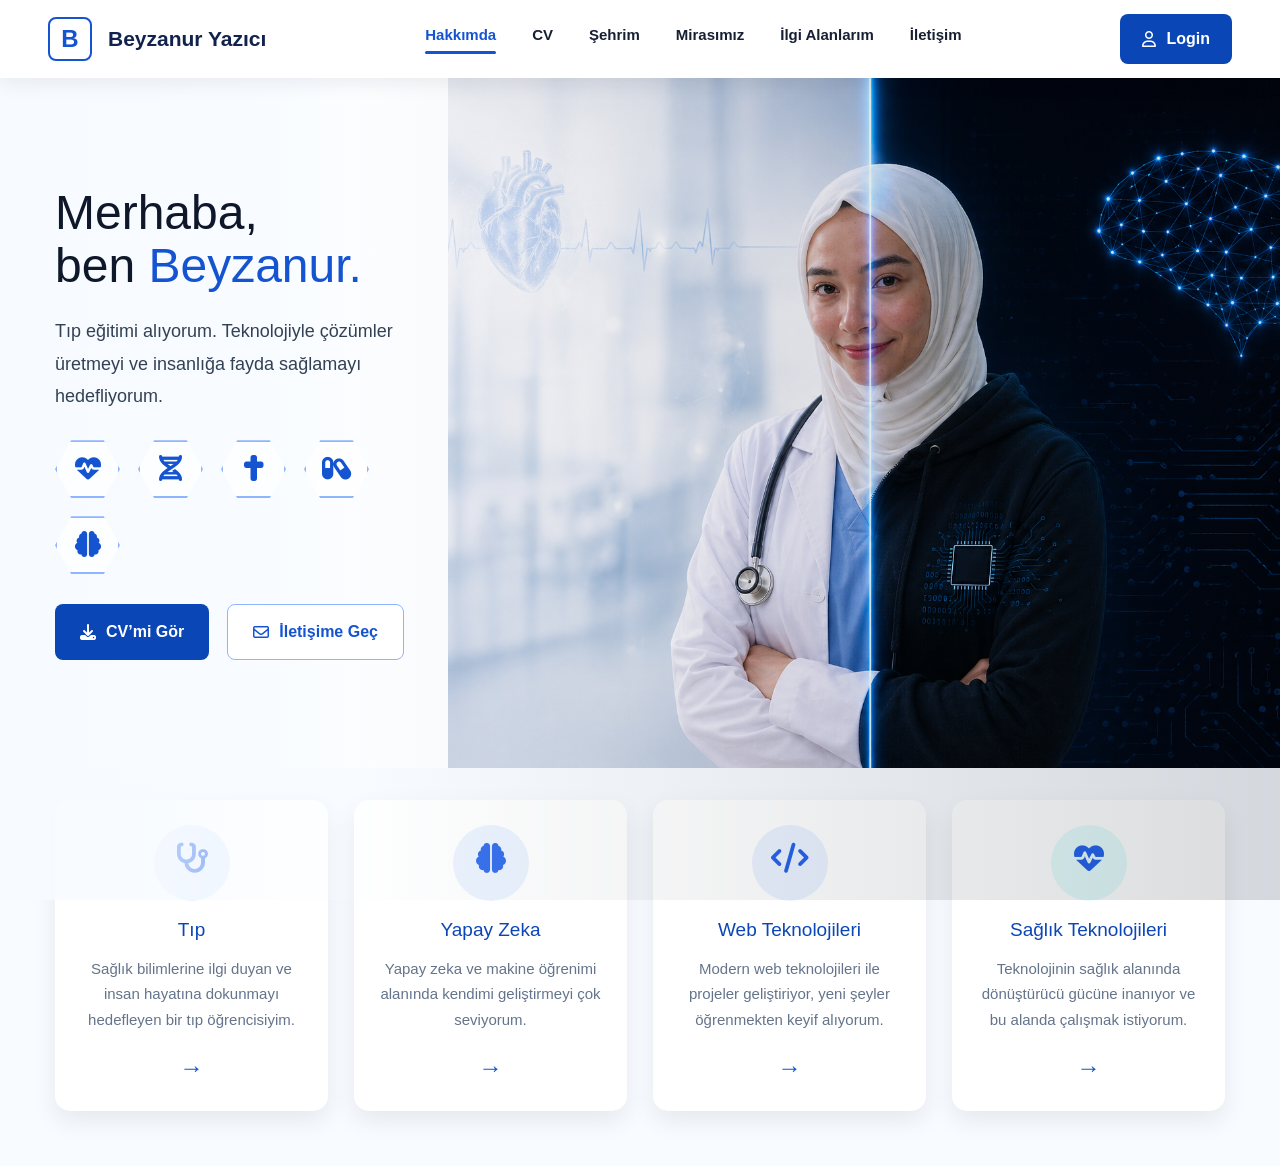
<file: index.html>
<!DOCTYPE html>
<html lang="tr">
<head>
  <meta charset="UTF-8" />
  <meta name="viewport" content="width=device-width, initial-scale=1.0" />
  <title>Beyzanur Yazıcı | Kişisel Web Sitesi</title>

   <!-- Bootstrap -->
  <link href="https://cdn.jsdelivr.net/npm/bootstrap@5.3.0/dist/css/bootstrap.min.css" rel="stylesheet" />

  <!-- Font Awesome -->
  <link
    rel="stylesheet"
    href="https://cdnjs.cloudflare.com/ajax/libs/font-awesome/6.5.1/css/all.min.css"
  />

  <link rel="stylesheet" href="css/style.css" />

  <link
    rel="stylesheet"
    href="https://cdnjs.cloudflare.com/ajax/libs/font-awesome/6.5.1/css/all.min.css"
  />
</head>

<body>

  <!-- NAVBAR -->
  <header class="navbar">
    <div class="logo-area">
      <div class="logo">B</div>
      <span>Beyzanur Yazıcı</span>
    </div>

    <nav class="menu">
      <a href="index.html" class="active">Hakkımda</a>
      <a href="cv.html">CV</a>
      <a href="sehrim.html">Şehrim</a>
      <a href="mirasimiz.html">Mirasımız</a>
      <a href="ilgi-alanlarim.html">İlgi Alanlarım</a>
      <a href="iletisim.html">İletişim</a>
    </nav>

    <a href="login.html" class="login-btn">
      <i class="fa-regular fa-user"></i>
      Login
    </a>
  </header>

  <!-- HERO SECTION -->
  <main>

    <section class="hero">
      <div class="hero-content">
        <h1>Merhaba,<br>ben <span>Beyzanur.</span></h1>

        <p>
          Tıp eğitimi alıyorum. Teknolojiyle çözümler üretmeyi
          ve insanlığa fayda sağlamayı hedefliyorum.
        </p>

        <div class="icon-grid">
          <div><i class="fa-solid fa-heart-pulse"></i></div>
          <div><i class="fa-solid fa-dna"></i></div>
          <div><i class="fa-solid fa-cross"></i></div>
          <div><i class="fa-solid fa-capsules"></i></div>
          <div><i class="fa-solid fa-brain"></i></div>
        </div>

        <div class="hero-buttons">
          <a href="cv.html" class="primary-btn">
            <i class="fa-solid fa-download"></i>
            CV’mi Gör
          </a>

          <a href="iletisim.html" class="secondary-btn">
            <i class="fa-regular fa-envelope"></i>
            İletişime Geç
          </a>
        </div>
      </div>

      <div class="hero-image">
        <img src="img/hero-beyza.png" alt="Beyzanur Yazıcı tıp ve teknoloji temalı görsel">
      </div>
    </section>



</section>

    <!-- CARDS -->
    <section class="interest-section">

      <article class="interest-card">
        <div class="card-icon">
          <i class="fa-solid fa-stethoscope"></i>
        </div>
        <h3>Tıp</h3>
        <p>
          Sağlık bilimlerine ilgi duyan ve insan hayatına dokunmayı
          hedefleyen bir tıp öğrencisiyim.
        </p>
        <span>→</span>
      </article>

      <article class="interest-card">
        <div class="card-icon">
          <i class="fa-solid fa-brain"></i>
        </div>
        <h3>Yapay Zeka</h3>
        <p>
          Yapay zeka ve makine öğrenimi alanında kendimi geliştirmeyi
          çok seviyorum.
        </p>
        <span>→</span>
      </article>

      <article class="interest-card">
        <div class="card-icon">
          <i class="fa-solid fa-code"></i>
        </div>
        <h3>Web Teknolojileri</h3>
        <p>
          Modern web teknolojileri ile projeler geliştiriyor, yeni şeyler
          öğrenmekten keyif alıyorum.
        </p>
        <span>→</span>
      </article>

      <article class="interest-card">
        <div class="card-icon green">
          <i class="fa-solid fa-heart-pulse"></i>
        </div>
        <h3>Sağlık Teknolojileri</h3>
        <p>
          Teknolojinin sağlık alanında dönüştürücü gücüne inanıyor ve
          bu alanda çalışmak istiyorum.
        </p>
        <span>→</span>
      </article>

    </section>

  </main>

</body>
</html>
</file>
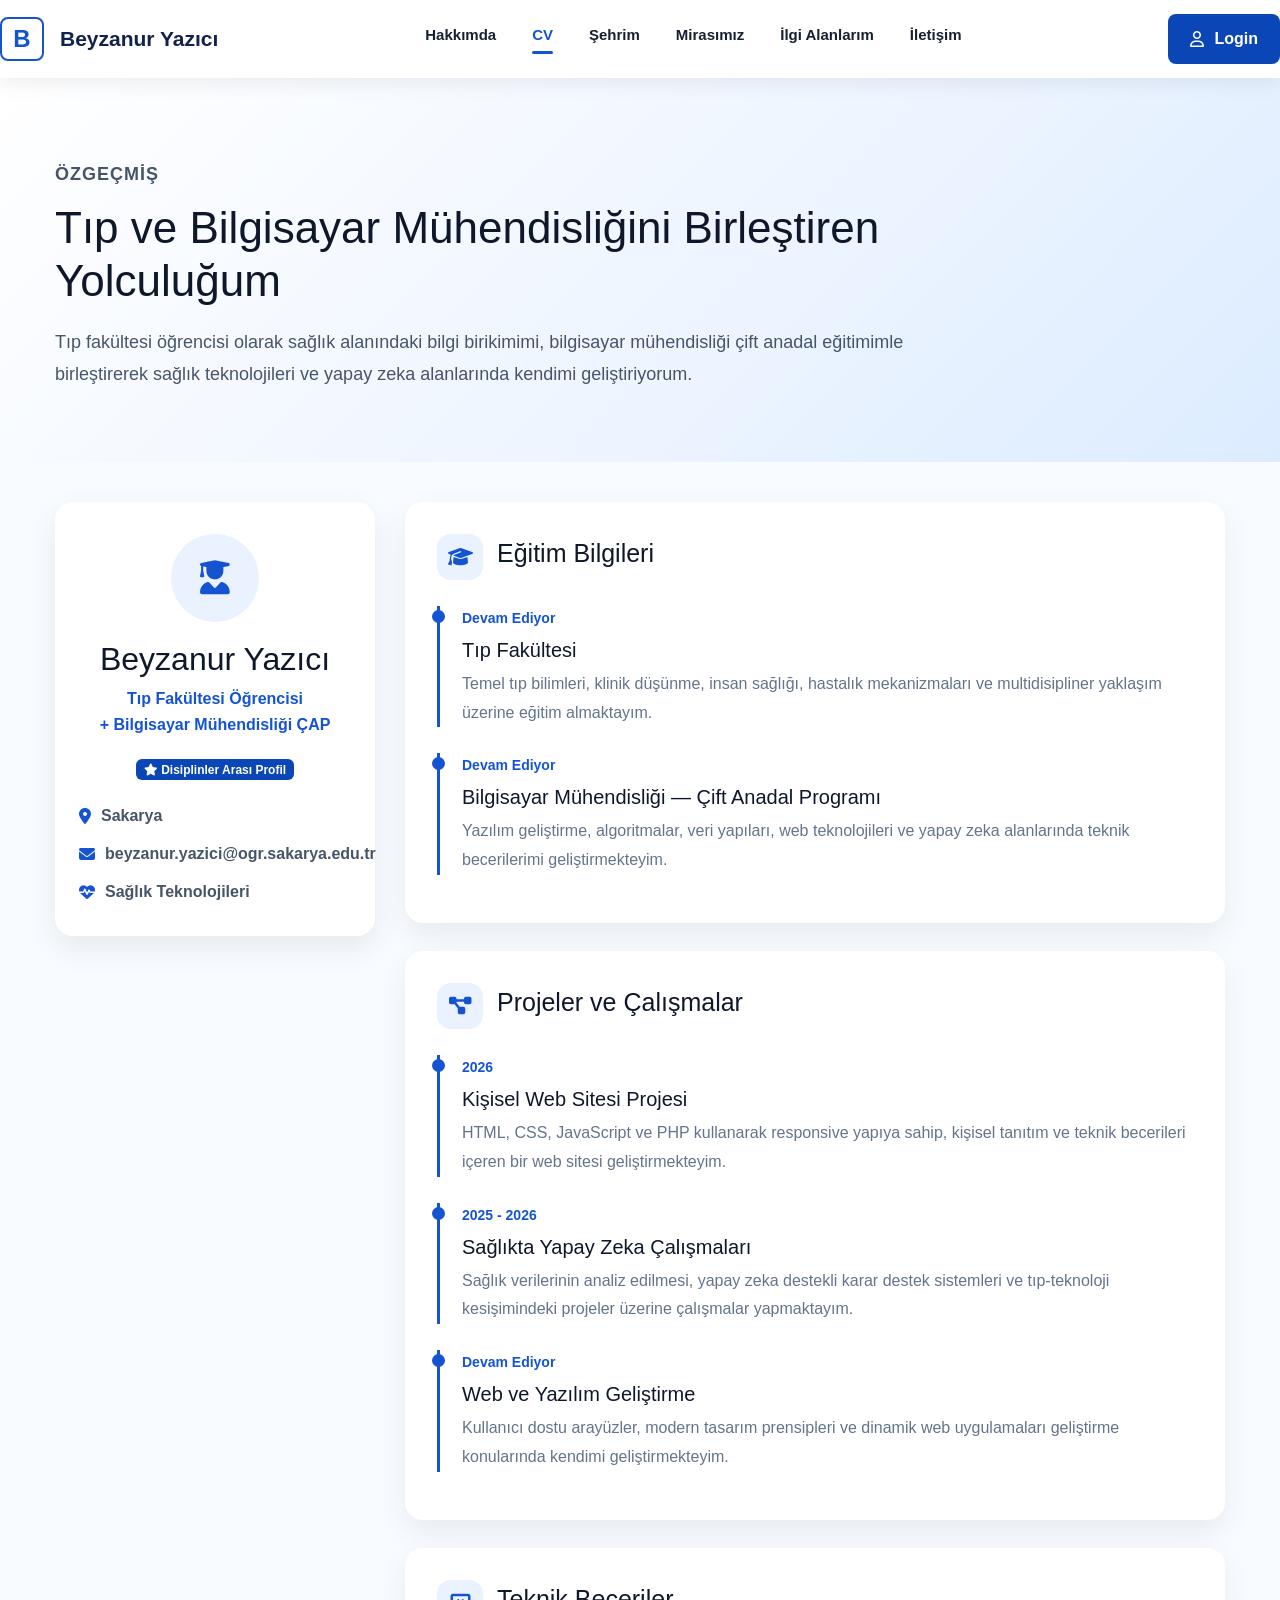
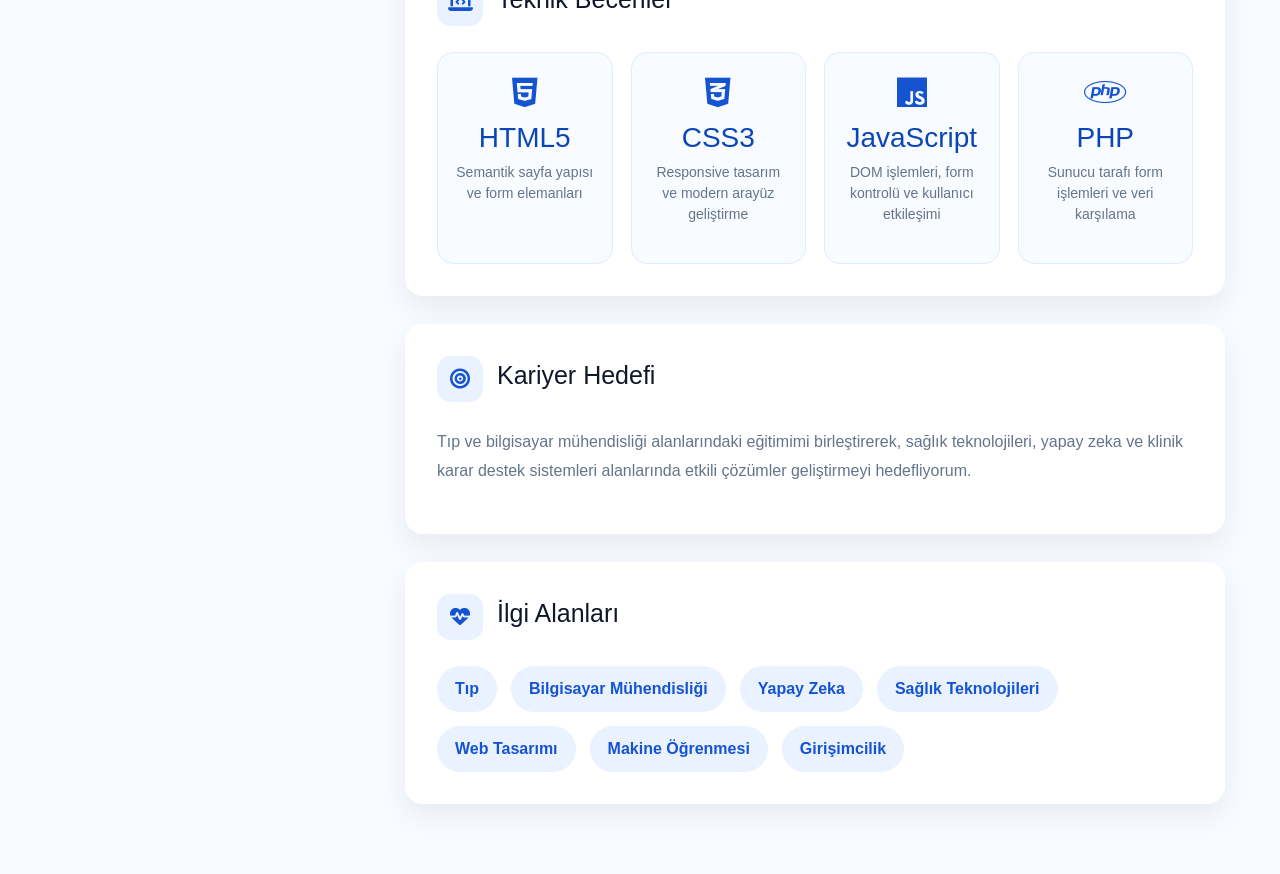
<file: cv.html>
<!DOCTYPE html>
<html lang="tr">
<head>
  <meta charset="UTF-8">
  <meta name="viewport" content="width=device-width, initial-scale=1.0">
  <title>CV | Beyzanur Yazıcı</title>

  <link rel="stylesheet" href="css/style.css">

  <link
    rel="stylesheet"
    href="https://cdnjs.cloudflare.com/ajax/libs/font-awesome/6.5.1/css/all.min.css"
  >
  <link href="https://cdn.jsdelivr.net/npm/bootstrap@5.3.0/dist/css/bootstrap.min.css" rel="stylesheet">
</head>

<body>

  <header class="navbar">
    <div class="logo-area">
      <div class="logo">B</div>
      <span>Beyzanur Yazıcı</span>
    </div>

    <nav class="menu">
      <a href="index.html">Hakkımda</a>
      <a href="cv.html" class="active">CV</a>
      <a href="sehrim.html">Şehrim</a>
      <a href="mirasimiz.html">Mirasımız</a>
      <a href="ilgi-alanlarim.html">İlgi Alanlarım</a>
      <a href="iletisim.html">İletişim</a>
    </nav>

    <a href="login.html" class="login-btn">
      <i class="fa-regular fa-user"></i>
      Login
    </a>
  </header>

  <main class="cv-page">

    <section class="cv-hero">
      <p class="small-title">Özgeçmiş</p>
      <h1>Tıp ve Bilgisayar Mühendisliğini Birleştiren Yolculuğum</h1>
      <p>
        Tıp fakültesi öğrencisi olarak sağlık alanındaki bilgi birikimimi,
        bilgisayar mühendisliği çift anadal eğitimimle birleştirerek
        sağlık teknolojileri ve yapay zeka alanlarında kendimi geliştiriyorum.
      </p>
    </section>

    <section class="cv-layout">

      <aside class="cv-profile-card">
        <div class="profile-icon">
          <i class="fa-solid fa-user-graduate"></i>
        </div>

        <h2>Beyzanur Yazıcı</h2>

        <p class="dual-role">
          Tıp Fakültesi Öğrencisi <br>
          + Bilgisayar Mühendisliği ÇAP
        </p>

        <div class="badge">
          <i class="fa-solid fa-star"></i>
          Disiplinler Arası Profil
        </div>

        <div class="profile-info">
          <span><i class="fa-solid fa-location-dot"></i> Sakarya</span>
          <span><i class="fa-solid fa-envelope"></i> beyzanur.yazici@ogr.sakarya.edu.tr</span>
          <span><i class="fa-solid fa-heart-pulse"></i> Sağlık Teknolojileri</span>
          
        </div>
      </aside>

      <section class="cv-content">

        <section class="cv-section">
          <header class="section-header">
            <i class="fa-solid fa-graduation-cap"></i>
            <h2>Eğitim Bilgileri</h2>
          </header>

          <article class="timeline-item">
            <span class="timeline-date">Devam Ediyor</span>
            <h3>Tıp Fakültesi</h3>
            <p>
              Temel tıp bilimleri, klinik düşünme, insan sağlığı,
              hastalık mekanizmaları ve multidisipliner yaklaşım üzerine
              eğitim almaktayım.
            </p>
          </article>

          <article class="timeline-item">
            <span class="timeline-date">Devam Ediyor</span>
            <h3>Bilgisayar Mühendisliği — Çift Anadal Programı</h3>
            <p>
              Yazılım geliştirme, algoritmalar, veri yapıları, web teknolojileri
              ve yapay zeka alanlarında teknik becerilerimi geliştirmekteyim.
            </p>
          </article>

        </section>
        <section class="cv-section">
          <header class="section-header">
            <i class="fa-solid fa-diagram-project"></i>
            <h2>Projeler ve Çalışmalar</h2>
          </header>

          <article class="timeline-item">
            <span class="timeline-date">2026</span>
            <h3>Kişisel Web Sitesi Projesi</h3>
            <p>
              HTML, CSS, JavaScript ve PHP kullanarak responsive yapıya sahip,
              kişisel tanıtım ve teknik becerileri içeren bir web sitesi
              geliştirmekteyim.
            </p>
          </article>

          <article class="timeline-item">
            <span class="timeline-date">2025 - 2026</span>
            <h3>Sağlıkta Yapay Zeka Çalışmaları</h3>
            <p>
              Sağlık verilerinin analiz edilmesi, yapay zeka destekli karar
              destek sistemleri ve tıp-teknoloji kesişimindeki projeler üzerine
              çalışmalar yapmaktayım.
            </p>
          </article>

          <article class="timeline-item">
            <span class="timeline-date">Devam Ediyor</span>
            <h3>Web ve Yazılım Geliştirme</h3>
            <p>
              Kullanıcı dostu arayüzler, modern tasarım prensipleri ve dinamik
              web uygulamaları geliştirme konularında kendimi geliştirmekteyim.
            </p>
          </article>
        </section>

        <section class="cv-section">
          <header class="section-header">
            <i class="fa-solid fa-laptop-code"></i>
            <h2>Teknik Beceriler</h2>
          </header>

          <div class="skill-grid">
            <article class="skill-card">
              <i class="fa-brands fa-html5"></i>
              <h3>HTML5</h3>
              <p>Semantik sayfa yapısı ve form elemanları</p>
            </article>

            <article class="skill-card">
              <i class="fa-brands fa-css3-alt"></i>
              <h3>CSS3</h3>
              <p>Responsive tasarım ve modern arayüz geliştirme</p>
            </article>

            <article class="skill-card">
              <i class="fa-brands fa-js"></i>
              <h3>JavaScript</h3>
              <p>DOM işlemleri, form kontrolü ve kullanıcı etkileşimi</p>
            </article>

            <article class="skill-card">
              <i class="fa-brands fa-php"></i>
              <h3>PHP</h3>
              <p>Sunucu tarafı form işlemleri ve veri karşılama</p>
            </article>
          </div>
        </section>

        <section class="cv-section">
          <header class="section-header">
            <i class="fa-solid fa-bullseye"></i>
            <h2>Kariyer Hedefi</h2>
          </header>

          <p class="cv-text">
            Tıp ve bilgisayar mühendisliği alanlarındaki eğitimimi birleştirerek,
            sağlık teknolojileri, yapay zeka ve klinik karar destek sistemleri
            alanlarında etkili çözümler geliştirmeyi hedefliyorum.
          </p>
        </section>

        <section class="cv-section">
          <header class="section-header">
            <i class="fa-solid fa-heart-pulse"></i>
            <h2>İlgi Alanları</h2>
          </header>

          <div class="tag-list">
            <span>Tıp</span>
            <span>Bilgisayar Mühendisliği</span>
            <span>Yapay Zeka</span>
            <span>Sağlık Teknolojileri</span>
            <span>Web Tasarımı</span>
            <span>Makine Öğrenmesi</span>
            <span>Girişimcilik</span>
          </div>
        </section>

      </section>
    </section>

  </main>

</body>
</html>
</file>
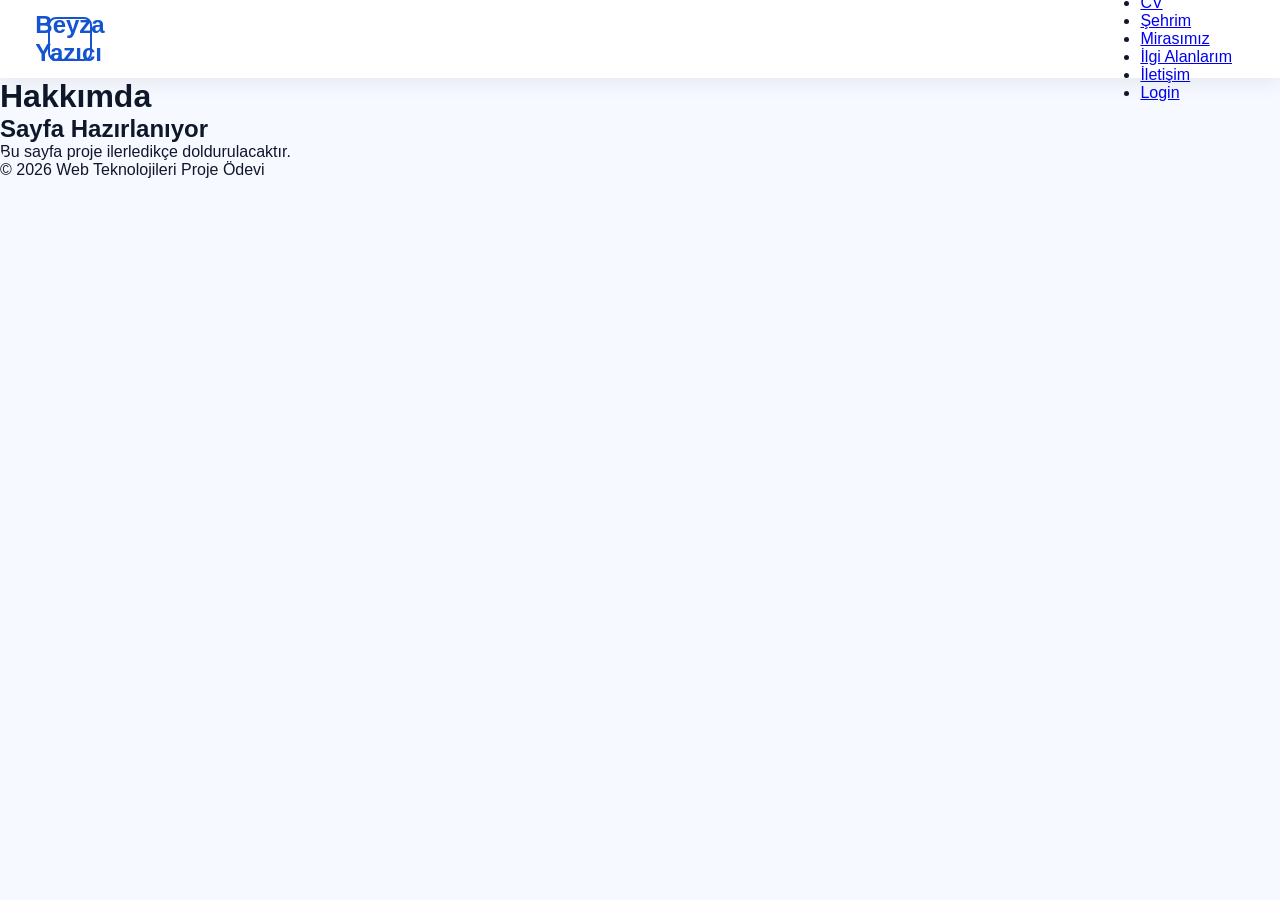
<file: hakkimda.html>
<!DOCTYPE html>
<html lang="tr">
<head>
    <meta charset="UTF-8">
    <meta name="viewport" content="width=device-width, initial-scale=1.0">
    <title>CV | Web Teknolojileri Projesi</title>
    <link rel="stylesheet" href="css/style.css">
</head>
<body>

<header>
    <nav class="navbar">
        <div class="logo">Beyza Yazıcı</div>
        <ul class="nav-links">
            <li><a href="index.html">Hakkımda</a></li>
            <li><a href="cv.html">CV</a></li>
            <li><a href="sehrim.html">Şehrim</a></li>
            <li><a href="mirasimiz.html">Mirasımız</a></li>
            <li><a href="ilgi-alanlarim.html">İlgi Alanlarım</a></li>
            <li><a href="iletisim.html">İletişim</a></li>
            <li><a href="login.html">Login</a></li>
        </ul>
    </nav>
</header>

<main>
    <h1 class="page-title">Hakkımda</h1>

    <section class="card">
        <h2>Sayfa Hazırlanıyor</h2>
        <p>Bu sayfa proje ilerledikçe doldurulacaktır.</p>
    </section>
</main>

<footer>
    <p>© 2026 Web Teknolojileri Proje Ödevi</p>
</footer>

</body>
</html>
</file>
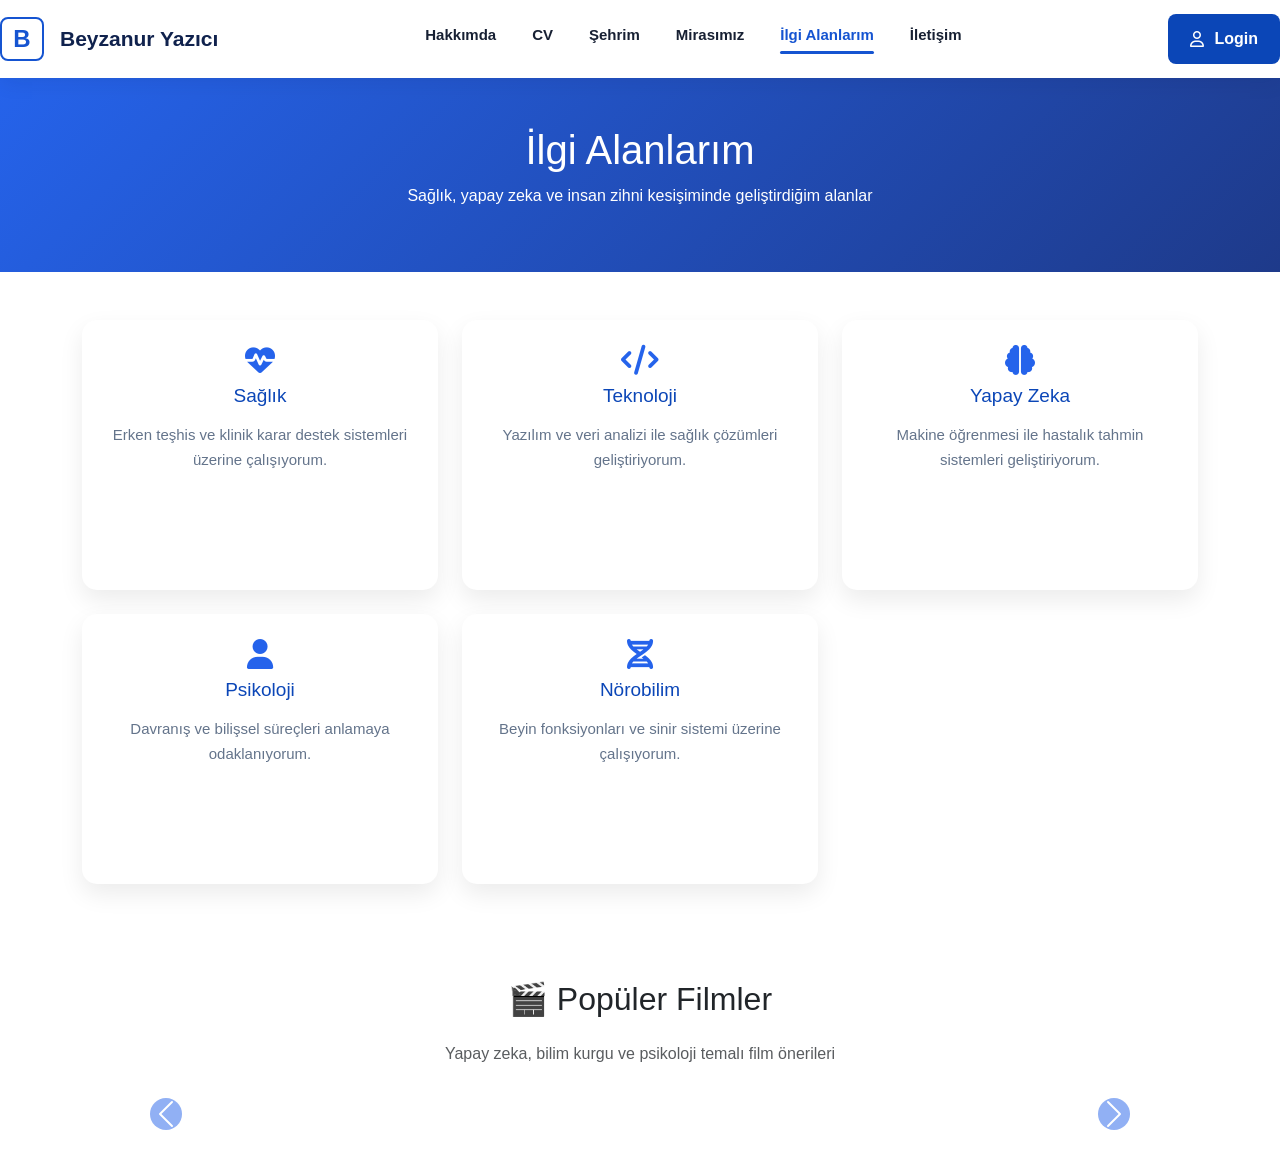
<file: ilgi-alanlarim.html>
<!DOCTYPE html>
<html lang="tr">
<head>
  <meta charset="UTF-8">
  <meta name="viewport" content="width=device-width, initial-scale=1.0">
  <title>CV | Beyzanur Yazıcı</title>

  <link rel="stylesheet" href="css/style.css">

  <link
    rel="stylesheet"
    href="https://cdnjs.cloudflare.com/ajax/libs/font-awesome/6.5.1/css/all.min.css"
  >
  <link href="https://cdn.jsdelivr.net/npm/bootstrap@5.3.0/dist/css/bootstrap.min.css" rel="stylesheet">
</head>
<script src="https://cdn.jsdelivr.net/npm/bootstrap@5.3.0/dist/js/bootstrap.bundle.min.js"></script>
<body>
  
  <header class="navbar">
    <div class="logo-area">
      <div class="logo">B</div>
      <span>Beyzanur Yazıcı</span>
    </div>

    <nav class="menu">
      <a href="index.html">Hakkımda</a>
      <a href="cv.html">CV</a>   
      <a href="sehrim.html">Şehrim</a>
      <a href="mirasimiz.html">Mirasımız</a>
      <a href="ilgi-alanlarim.html"class="active">İlgi Alanlarım</a>
      <a href="iletisim.html">İletişim</a>
    </nav>

    <a href="login.html" class="login-btn">
      <i class="fa-regular fa-user"></i>
      Login
    </a>
  </header>


<section class="interest-hero text-center text-white py-5">
  <div class="container">
    <h1>İlgi Alanlarım</h1>
    <p>Sağlık, yapay zeka ve insan zihni kesişiminde geliştirdiğim alanlar</p>
  </div>
</section>


<section class="container py-5">
  <div class="row g-4">

    <div class="col-md-4">
      <div class="interest-card h-100">
        <i class="fa-solid fa-heart-pulse"></i>
        <h3>Sağlık</h3>
        <p>Erken teşhis ve klinik karar destek sistemleri üzerine çalışıyorum.</p>
      </div>
    </div>

    <div class="col-md-4">
      <div class="interest-card h-100">
        <i class="fa-solid fa-code"></i>
        <h3>Teknoloji</h3>
        <p>Yazılım ve veri analizi ile sağlık çözümleri geliştiriyorum.</p>
      </div>
    </div>

    <div class="col-md-4">
      <div class="interest-card h-100">
        <i class="fa-solid fa-brain"></i>
        <h3>Yapay Zeka</h3>
        <p>Makine öğrenmesi ile hastalık tahmin sistemleri geliştiriyorum.</p>
      </div>
    </div>

    <div class="col-md-4">
      <div class="interest-card h-100">
        <i class="fa-solid fa-user"></i>
        <h3>Psikoloji</h3>
        <p>Davranış ve bilişsel süreçleri anlamaya odaklanıyorum.</p>
      </div>
    </div>

    <div class="col-md-4">
      <div class="interest-card h-100">
        <i class="fa-solid fa-dna"></i>
        <h3>Nörobilim</h3>
        <p>Beyin fonksiyonları ve sinir sistemi üzerine çalışıyorum.</p>
      </div>
    </div>

  </div>
</section>


<!-- FILM API -->
<section class="container py-5 text-center">

  <h2 class="mb-4">
    🎬 Popüler Filmler
  </h2>

  <p class="text-muted mb-5">
    Yapay zeka, bilim kurgu ve psikoloji temalı film önerileri
  </p>

  <div
    id="movieCarousel"
    class="carousel slide"
    data-bs-ride="carousel"
  >

    <div
      class="carousel-inner"
      id="carouselContent"
    >
      <!-- JS burayı dolduracak -->
    </div>

    <!-- Önceki -->
    <button
      class="carousel-control-prev"
      type="button"
      data-bs-target="#movieCarousel"
      data-bs-slide="prev"
    >

      <span class="carousel-control-prev-icon"></span>

    </button>

    <!-- Sonraki -->
    <button
      class="carousel-control-next"
      type="button"
      data-bs-target="#movieCarousel"
      data-bs-slide="next"
    >

      <span class="carousel-control-next-icon"></span>

    </button>

  </div>

</section>

<!-- API JS -->
<script src="js/api.js"></script>

<!-- Bootstrap JS -->
<script src="https://cdn.jsdelivr.net/npm/bootstrap@5.3.0/dist/js/bootstrap.bundle.min.js"></script>

</body>
</html>
</file>
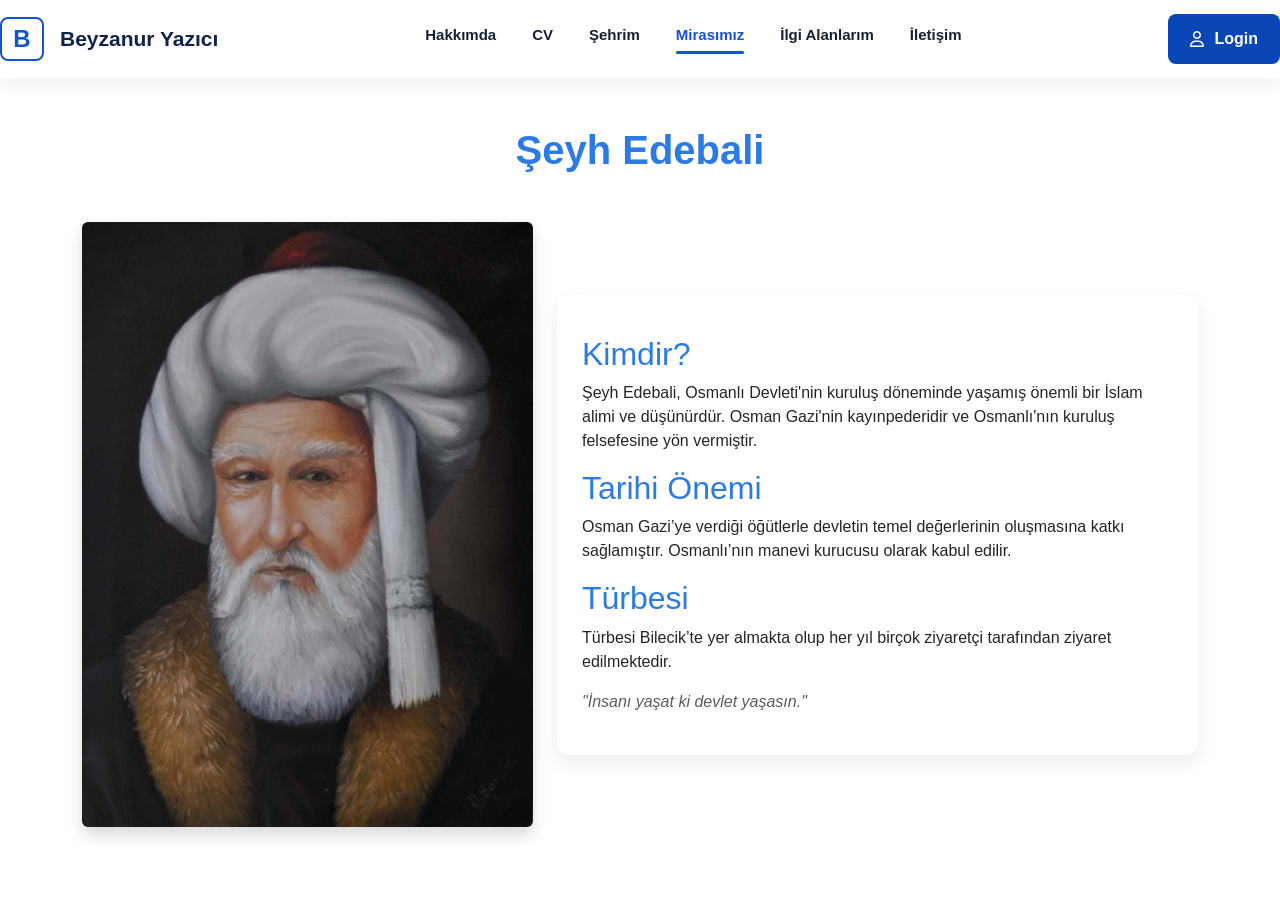
<file: mirasimiz.html>
<!DOCTYPE html>
<html lang="tr">
<head>
  <meta charset="UTF-8">
  <meta name="viewport" content="width=device-width, initial-scale=1.0">
  <title>CV | Beyzanur Yazıcı</title>

  <link rel="stylesheet" href="css/style.css">

  <link
    rel="stylesheet"
    href="https://cdnjs.cloudflare.com/ajax/libs/font-awesome/6.5.1/css/all.min.css"
  >
  <!-- Bootstrap -->
  <link href="https://cdn.jsdelivr.net/npm/bootstrap@5.3.0/dist/css/bootstrap.min.css" rel="stylesheet">
</head>

<body>

  <header class="navbar">
    <div class="logo-area">
      <div class="logo">B</div>
      <span>Beyzanur Yazıcı</span>
    </div>

    <nav class="menu">
      <a href="index.html">Hakkımda</a>
      <a href="cv.html">CV</a>   
      <a href="sehrim.html">Şehrim</a>
      <a href="mirasimiz.html"class="active">Mirasımız</a>
      <a href="ilgi-alanlarim.html">İlgi Alanlarım</a>
      <a href="iletisim.html">İletişim</a>
    </nav>

    <a href="login.html" class="login-btn">
      <i class="fa-regular fa-user"></i>
      Login
    </a>
  </header>

<!-- İÇERİK -->
<div class="container mt-5">

    <h1 class="text-center sehir-baslik mb-5">Şeyh Edebali</h1>

    <div class="row align-items-center">

        <!-- FOTOĞRAF -->
        <div class="col-md-5 text-center">
            <img src="img/edebali.jpg" class="img-fluid rounded shadow">
        </div>

        <!-- METİN -->
        <div class="col-md-7">
            <div class="miras-kart">

                <h2>Kimdir?</h2>
                <p>
                    Şeyh Edebali, Osmanlı Devleti'nin kuruluş döneminde yaşamış önemli bir İslam alimi ve düşünürdür.
                    Osman Gazi'nin kayınpederidir ve Osmanlı'nın kuruluş felsefesine yön vermiştir.
                </p>

                <h2>Tarihi Önemi</h2>
                <p>
                    Osman Gazi’ye verdiği öğütlerle devletin temel değerlerinin oluşmasına katkı sağlamıştır.
                    Osmanlı’nın manevi kurucusu olarak kabul edilir.
                </p>

                <h2>Türbesi</h2>
                <p>
                    Türbesi Bilecik’te yer almakta olup her yıl birçok ziyaretçi tarafından ziyaret edilmektedir.
                </p>

                <p class="mt-3 text-muted fst-italic">
                    "İnsanı yaşat ki devlet yaşasın."
                </p>

            </div>
        </div>

    </div>

</div>

<!-- Bootstrap JS -->
<script src="https://cdn.jsdelivr.net/npm/bootstrap@5.3.0/dist/js/bootstrap.bundle.min.js"></script>

</body>
</html>
</file>
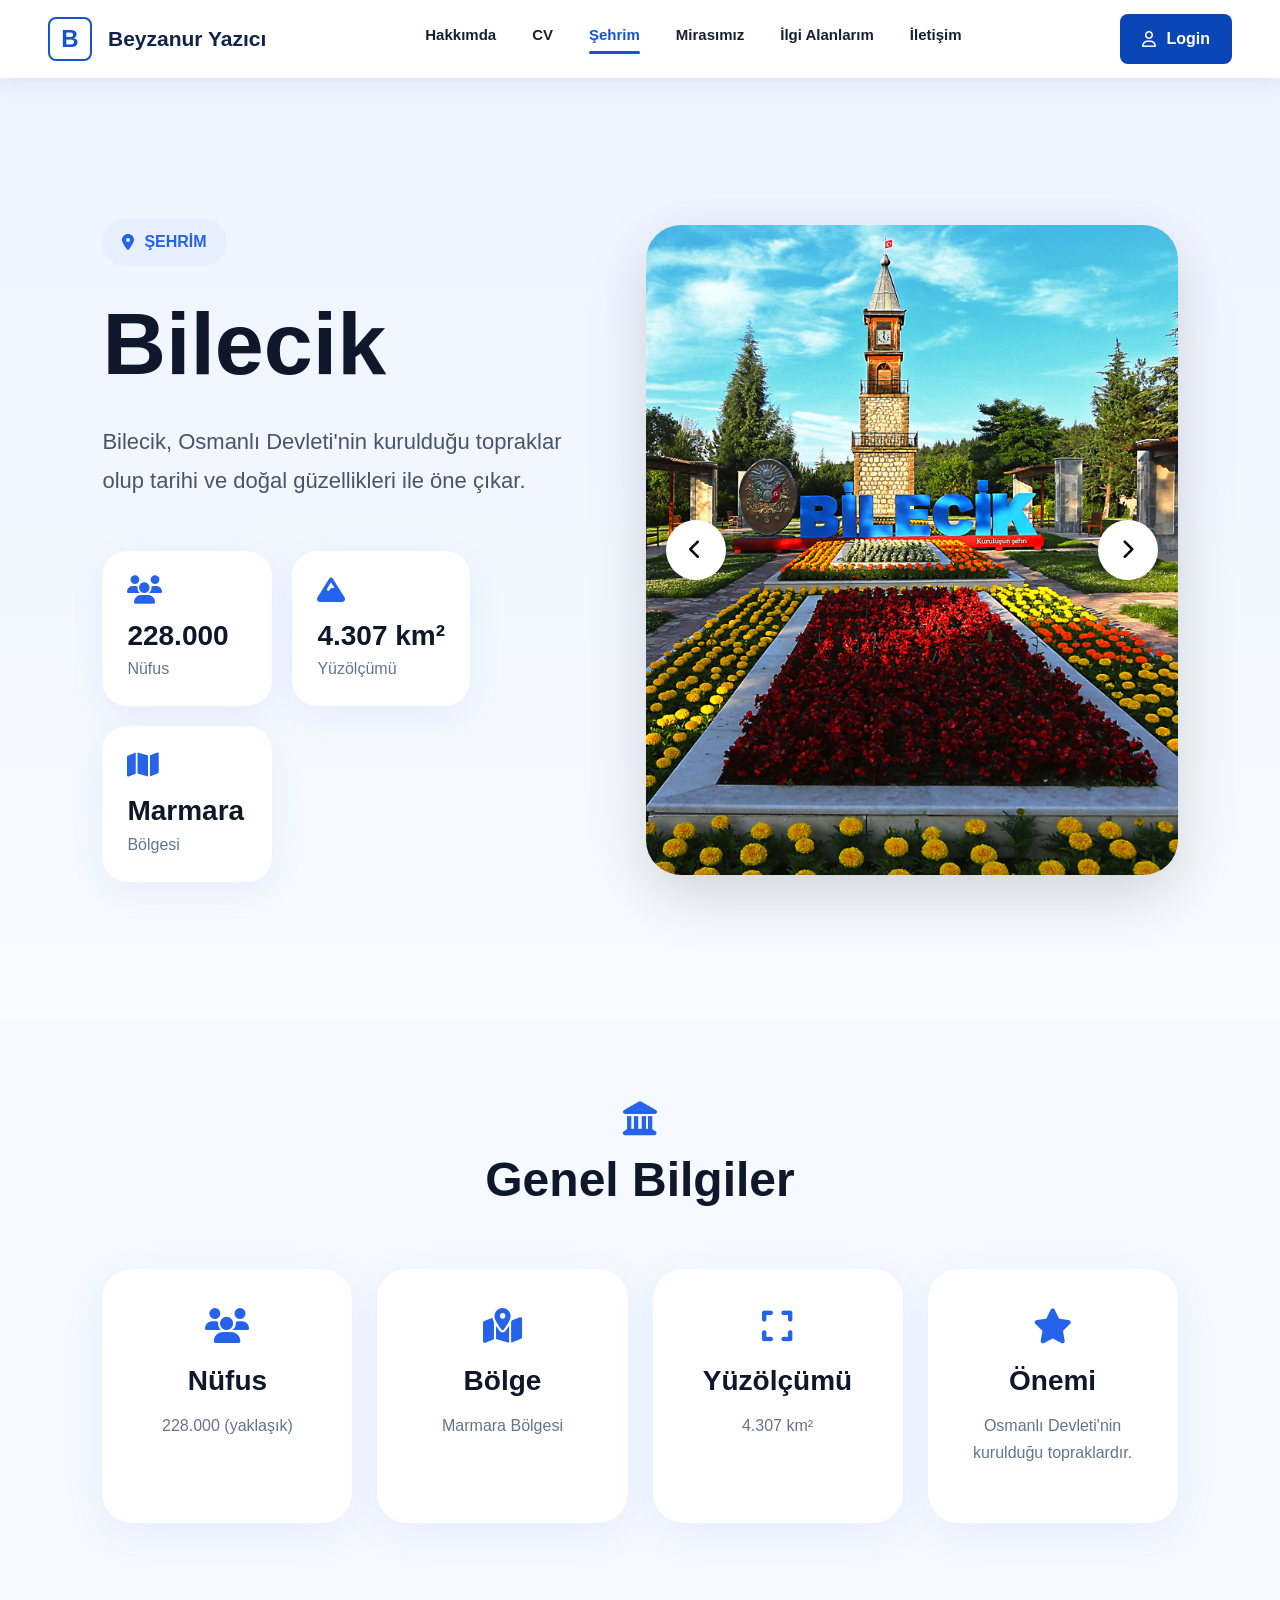
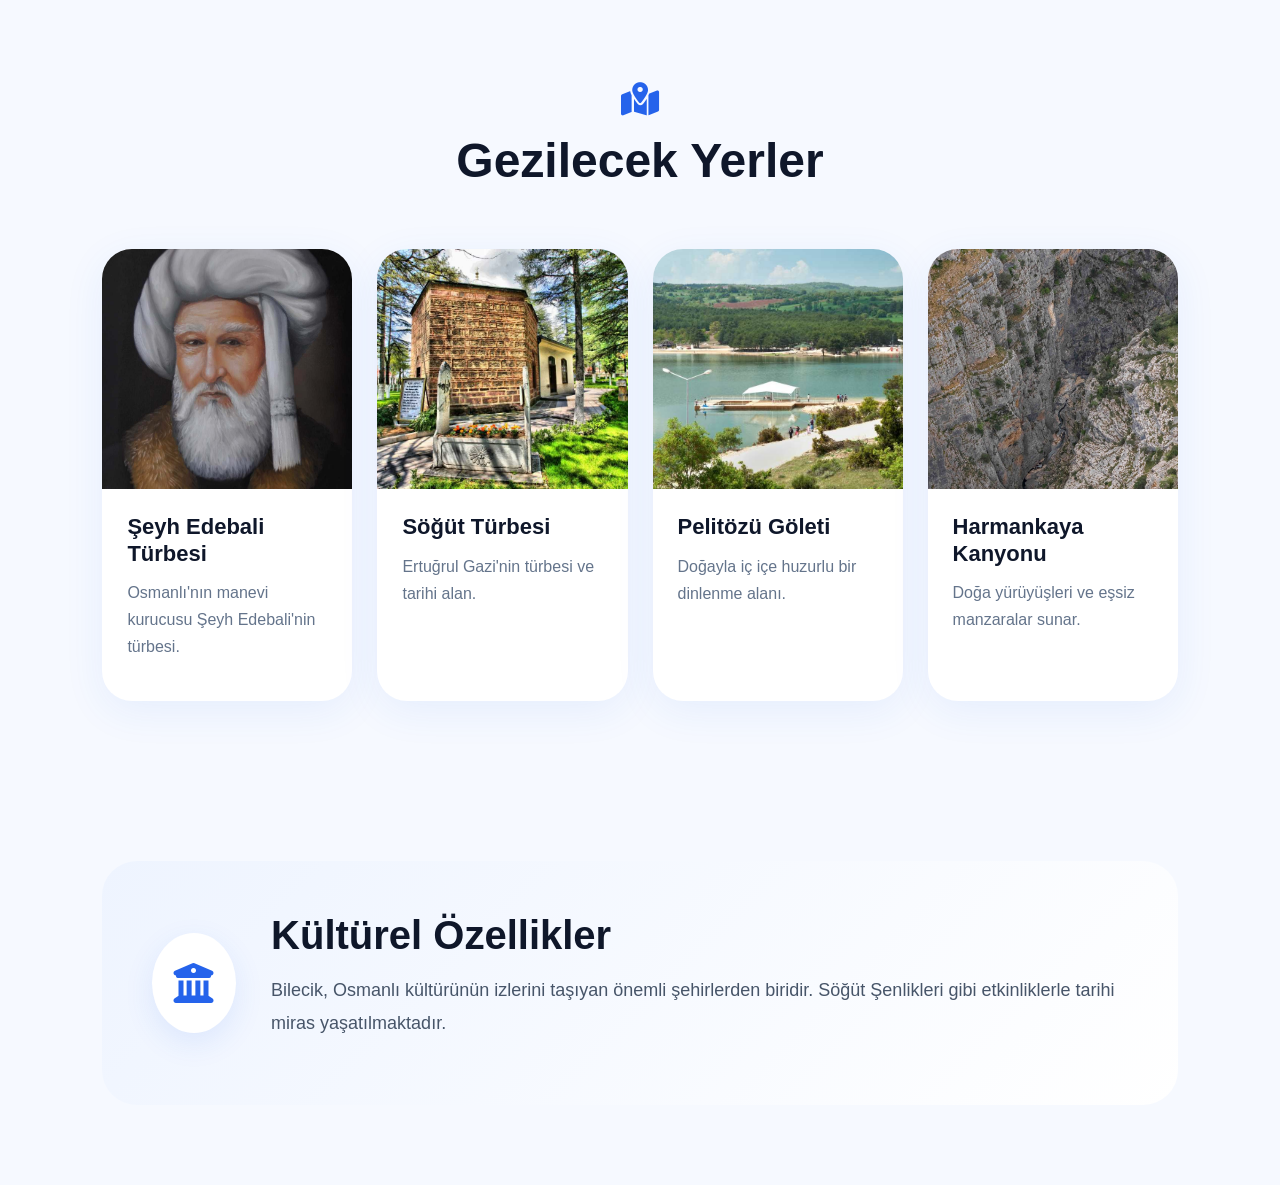
<file: sehrim.html>
<!DOCTYPE html>
<html lang="tr">

<head>
  <meta charset="UTF-8">
  <meta name="viewport" content="width=device-width, initial-scale=1.0">

  <title>Şehrim | Beyzanur Yazıcı</title>

  <!-- Bootstrap -->
  <link href="https://cdn.jsdelivr.net/npm/bootstrap@5.3.0/dist/css/bootstrap.min.css" rel="stylesheet">

  <!-- Font Awesome -->
  <link
    rel="stylesheet"
    href="https://cdnjs.cloudflare.com/ajax/libs/font-awesome/6.5.1/css/all.min.css"
  >

  <!-- CSS -->
  <link rel="stylesheet" href="css/style.css">

</head>

<body>

  <!-- NAVBAR -->
  <header class="navbar">

    <div class="logo-area">
      <div class="logo">B</div>
      <span>Beyzanur Yazıcı</span>
    </div>

    <nav class="menu">
      <a href="index.html">Hakkımda</a>
      <a href="cv.html">CV</a>
      <a href="sehrim.html" class="active">Şehrim</a>
      <a href="mirasimiz.html">Mirasımız</a>
      <a href="ilgi-alanlarim.html">İlgi Alanlarım</a>
      <a href="iletisim.html">İletişim</a>
    </nav>

    <a href="login.html" class="login-btn">
      <i class="fa-regular fa-user"></i>
      Login
    </a>

  </header>

  <!-- HERO -->
  <section class="city-hero">

    <div class="city-left">

      <span class="city-badge">
        <i class="fa-solid fa-location-dot"></i>
        ŞEHRİM
      </span>

      <h1>Bilecik</h1>

      <p>
        Bilecik, Osmanlı Devleti'nin kurulduğu topraklar olup
        tarihi ve doğal güzellikleri ile öne çıkar.
      </p>

      <div class="city-stats">

        <div class="stat-card">
          <i class="fa-solid fa-users"></i>
          <h3>228.000</h3>
          <span>Nüfus</span>
        </div>

        <div class="stat-card">
          <i class="fa-solid fa-mountain"></i>
          <h3>4.307 km²</h3>
          <span>Yüzölçümü</span>
        </div>

        <div class="stat-card">
          <i class="fa-solid fa-map"></i>
          <h3>Marmara</h3>
          <span>Bölgesi</span>
        </div>

      </div>

    </div>

    <!-- SLIDER -->
    <div class="city-right">

      <div class="modern-slider">

        <a id="sliderLink" href="#">
          <img id="sliderImage" src="img/img1.jpg" alt="Bilecik">
        </a>

        <button class="slider-btn left" onclick="prev()">
          <i class="fa-solid fa-chevron-left"></i>
        </button>

        <button class="slider-btn right" onclick="next()">
          <i class="fa-solid fa-chevron-right"></i>
        </button>

      </div>

    </div>

  </section>

  <!-- GENEL BİLGİLER -->
  <section class="city-info-section">

    <div class="section-title">
      <i class="fa-solid fa-landmark"></i>
      <h2>Genel Bilgiler</h2>
    </div>

    <div class="info-grid">

      <div class="info-card">
        <i class="fa-solid fa-users"></i>
        <h3>Nüfus</h3>
        <p>228.000 (yaklaşık)</p>
      </div>

      <div class="info-card">
        <i class="fa-solid fa-map-location-dot"></i>
        <h3>Bölge</h3>
        <p>Marmara Bölgesi</p>
      </div>

      <div class="info-card">
        <i class="fa-solid fa-expand"></i>
        <h3>Yüzölçümü</h3>
        <p>4.307 km²</p>
      </div>

      <div class="info-card">
        <i class="fa-solid fa-star"></i>
        <h3>Önemi</h3>
        <p>Osmanlı Devleti'nin kurulduğu topraklardır.</p>
      </div>

    </div>

  </section>

  <!-- GEZİLECEK YERLER -->
  <section class="places-section">

    <div class="section-title">
      <i class="fa-solid fa-map-location-dot"></i>
      <h2>Gezilecek Yerler</h2>
    </div>

    <div class="places-grid">

      <div class="place-card">
        <img src="img/edebali.jpg" alt="">
        <div class="place-content">
          <h3>Şeyh Edebali Türbesi</h3>
          <p>Osmanlı'nın manevi kurucusu Şeyh Edebali'nin türbesi.</p>
        </div>
      </div>

      <div class="place-card">
        <img src="img/sogut.jpg" alt="">
        <div class="place-content">
          <h3>Söğüt Türbesi</h3>
          <p>Ertuğrul Gazi'nin türbesi ve tarihi alan.</p>
        </div>
      </div>

      <div class="place-card">
        <img src="img/pelitozu.jpg" alt="">
        <div class="place-content">
          <h3>Pelitözü Göleti</h3>
          <p>Doğayla iç içe huzurlu bir dinlenme alanı.</p>
        </div>
      </div>

      <div class="place-card">
        <img src="img/kanyon.jpg" alt="">
        <div class="place-content">
          <h3>Harmankaya Kanyonu</h3>
          <p>Doğa yürüyüşleri ve eşsiz manzaralar sunar.</p>
        </div>
      </div>

    </div>

  </section>

  <!-- KÜLTÜR -->
  <section class="culture-box">

    <div class="culture-icon">
      <i class="fa-solid fa-building-columns"></i>
    </div>

    <div>
      <h2>Kültürel Özellikler</h2>

      <p>
        Bilecik, Osmanlı kültürünün izlerini taşıyan önemli şehirlerden biridir.
        Söğüt Şenlikleri gibi etkinliklerle tarihi miras yaşatılmaktadır.
      </p>
    </div>

  </section>

  <!-- JS -->
  <script src="js/main.js"></script>

</body>
</html>
</file>
<file: css/style.css>
* {
  margin: 0;
  padding: 0;
  box-sizing: border-box;
  font-family: "Segoe UI", sans-serif;
}

body {
  background: #f6f9ff;
  color: #0f172a;
}

/* NAVBAR */

.navbar {
  width: 100%;
  height: 78px;
  background: #ffffff;
  display: flex;
  align-items: center;
  justify-content: space-between;
  padding: 0 48px;
  box-shadow: 0 4px 20px rgba(15, 23, 42, 0.08);
  position: sticky;
  top: 0;
  z-index: 10;
}

.logo-area {
  display: flex;
  align-items: center;
  gap: 16px;
  font-size: 21px;
  font-weight: 700;
  color: #10224d;
}

.logo {
  width: 44px;
  height: 44px;
  border: 2px solid #1554d1;
  color: #1554d1;
  display: flex;
  align-items: center;
  justify-content: center;
  font-weight: 800;
  font-size: 24px;
  border-radius: 8px;
}

.menu {
  display: flex;
  gap: 36px;
}

.menu a {
  text-decoration: none;
  color: #172033;
  font-weight: 600;
  font-size: 15px;
  position: relative;
  padding-bottom: 8px;
}

.menu a.active,
.menu a:hover {
  color: #1554d1;
}

.menu a.active::after,
.menu a:hover::after {
  content: "";
  width: 100%;
  height: 3px;
  background: #1554d1;
  position: absolute;
  left: 0;
  bottom: 0;
  border-radius: 6px;
}

.login-btn {
  text-decoration: none;
  background: #0b46b7;
  color: white;
  padding: 13px 22px;
  border-radius: 8px;
  font-weight: 600;
  display: flex;
  gap: 10px;
  align-items: center;
}

/* HERO */

.hero {
  min-height: 690px;
  display: grid;
  grid-template-columns: 35% 65%;
  align-items: center;
  background: linear-gradient(90deg, #f7fbff 0%, #ffffff 45%, #06111f 100%);
  overflow: hidden;
}

.hero-content {
  padding-left: 55px;
  z-index: 2;
}

.hero-content h1 {
  font-size: 48px;
  line-height: 1.12;
  margin-bottom: 22px;
  color: #0f172a;
}

.hero-content h1 span {
  color: #1554d1;
}

.hero-content p {
  max-width: 390px;
  font-size: 18px;
  line-height: 1.8;
  color: #334155;
  margin-bottom: 28px;
  font-weight: 500;
}

.icon-grid {
  display: flex;
  flex-wrap: wrap;
  gap: 18px;
  max-width: 320px;
  margin-bottom: 30px;
}

.icon-grid div {
  width: 65px;
  height: 58px;
  border: 2px solid #8fb5ff;
  color: #1554d1;
  display: flex;
  align-items: center;
  justify-content: center;
  font-size: 26px;
  clip-path: polygon(
    25% 0%,
    75% 0%,
    100% 50%,
    75% 100%,
    25% 100%,
    0% 50%
  );
  background: rgba(255, 255, 255, 0.75);
}

.hero-buttons {
  display: flex;
  gap: 18px;
}

.primary-btn,
.secondary-btn {
  text-decoration: none;
  padding: 15px 25px;
  border-radius: 8px;
  font-weight: 700;
  display: inline-flex;
  gap: 10px;
  align-items: center;
}

.primary-btn {
  background: #0b46b7;
  color: white;
}

.secondary-btn {
  background: white;
  color: #1554d1;
  border: 1.5px solid #8fb5ff;
}

.hero-image {
  height: 100%;
  display: flex;
  align-items: center;
  justify-content: center;
}

.hero-image img {
  width: 100%;
  height: 690px;
  object-fit: cover;
  object-position: center;
}

.hero-image::before {
  content: "";
  position: absolute;
  inset: 0;
  background: linear-gradient(
    90deg,
    #f7fbff 0%,
    rgba(247, 251, 255, 0.75) 12%,
    rgba(247, 251, 255, 0.15) 28%,
    rgba(6, 17, 31, 0.05) 55%,
    rgba(6, 17, 31, 0.15) 100%
  );
  z-index: 1;
  pointer-events: none;
}


/* CARDS */

.interest-section {
  display: grid;
  grid-template-columns: repeat(4, 1fr);
  gap: 26px;
  padding: 32px 55px 55px;
  background: #f8fbff;
}

.interest-card {
  background: white;
  min-height: 270px;
  border-radius: 14px;
  padding: 30px 24px;
  text-align: center;
  box-shadow: 0 10px 25px rgba(15, 23, 42, 0.08);
  transition: 0.3s ease;
}

.interest-card:hover {
  transform: translateY(-8px);
  box-shadow: 0 16px 34px rgba(15, 23, 42, 0.14);
}

.card-icon {
  width: 76px;
  height: 76px;
  border-radius: 50%;
  background: #eaf2ff;
  color: #1554d1;
  display: flex;
  align-items: center;
  justify-content: center;
  font-size: 30px;
  margin: 0 auto 18px;
}

.card-icon.green {
  background: #e5fbfb;
  color: #15959b;
}

.interest-card h3 {
  color: #0b46b7;
  font-size: 19px;
  margin-bottom: 14px;
}

.interest-card p {
  color: #64748b;
  line-height: 1.7;
  font-size: 15px;
  margin-bottom: 18px;
}

.interest-card span {
  color: #1554d1;
  font-size: 24px;
  font-weight: 700;
}

/* RESPONSIVE */

@media (max-width: 1100px) {
  .navbar {
    padding: 0 24px;
  }

  .menu {
    gap: 20px;
  }

  .hero {
    grid-template-columns: 1fr;
  }

  .hero-content {
    padding: 50px 35px;
  }

  .hero-image img {
    height: auto;
  }

  .interest-section {
    grid-template-columns: repeat(2, 1fr);
  }
}

@media (max-width: 768px) {
  .navbar {
    height: auto;
    padding: 20px;
    flex-direction: column;
    gap: 18px;
  }

  .menu {
    flex-wrap: wrap;
    justify-content: center;
    gap: 18px;
  }

  .hero-content h1 {
    font-size: 38px;
  }

  .hero-buttons {
    flex-direction: column;
    max-width: 260px;
  }

  .interest-section {
    grid-template-columns: 1fr;
    padding: 28px 22px;
  }
}


/* CV PAGE */

.cv-page {
  background: #f8fbff;
  min-height: 100vh;
}

.cv-hero {
  padding: 80px 55px 55px;
  background: linear-gradient(135deg, #ffffff 0%, #eef5ff 55%, #dcecff 100%);
}

.small-title {
  color: #1554d1;
  font-weight: 800;
  letter-spacing: 1px;
  margin-bottom: 12px;
  text-transform: uppercase;
}

.cv-hero h1 {
  max-width: 850px;
  font-size: 44px;
  color: #0f172a;
  margin-bottom: 18px;
}

.cv-hero p {
  max-width: 850px;
  font-size: 18px;
  line-height: 1.8;
  color: #475569;
}

.cv-layout {
  display: grid;
  grid-template-columns: 320px 1fr;
  gap: 30px;
  padding: 40px 55px 70px;
}

.cv-profile-card {
  background: white;
  border-radius: 18px;
  padding: 32px 24px;
  box-shadow: 0 12px 30px rgba(15, 23, 42, 0.08);
  text-align: center;
  height: fit-content;
  position: sticky;
  top: 110px;
}

.profile-icon {
  width: 88px;
  height: 88px;
  background: #eaf2ff;
  color: #1554d1;
  border-radius: 50%;
  display: flex;
  align-items: center;
  justify-content: center;
  margin: 0 auto 18px;
  font-size: 34px;
}

.cv-profile-card h2 {
  color: #0f172a;
  margin-bottom: 8px;
}

.dual-role {
  color: #1554d1;
  font-weight: 800;
  line-height: 1.6;
  margin-bottom: 12px;
}

.badge {
  background: #0b46b7;
  color: white;
  padding: 8px 14px;
  border-radius: 999px;
  font-size: 13px;
  font-weight: 700;
  margin: 10px auto 24px;
  display: inline-block;
}

.profile-info {
  display: flex;
  flex-direction: column;
  gap: 14px;
  text-align: left;
}

.profile-info span {
  color: #475569;
  font-weight: 600;
  display: flex;
  gap: 10px;
  align-items: center;
}

.profile-info i {
  color: #1554d1;
}

.cv-content {
  display: flex;
  flex-direction: column;
  gap: 28px;
}

.cv-section {
  background: white;
  border-radius: 18px;
  padding: 32px;
  box-shadow: 0 12px 30px rgba(15, 23, 42, 0.07);
}

.section-header {
  display: flex;
  align-items: center;
  gap: 14px;
  margin-bottom: 26px;
}

.section-header i {
  width: 46px;
  height: 46px;
  border-radius: 14px;
  background: #eaf2ff;
  color: #1554d1;
  display: flex;
  align-items: center;
  justify-content: center;
  font-size: 20px;
}

.section-header h2 {
  color: #0f172a;
  font-size: 25px;
}

.timeline-item {
  border-left: 3px solid #1554d1;
  padding-left: 22px;
  margin-bottom: 26px;
  position: relative;
}

.timeline-item:last-child {
  margin-bottom: 0;
}

.timeline-item::before {
  content: "";
  width: 13px;
  height: 13px;
  background: #1554d1;
  border-radius: 50%;
  position: absolute;
  left: -8px;
  top: 4px;
}

.timeline-date {
  color: #1554d1;
  font-weight: 800;
  font-size: 14px;
}

.timeline-item h3 {
  margin: 8px 0;
  color: #0f172a;
  font-size: 20px;
}

.timeline-item p,
.cv-text {
  color: #64748b;
  line-height: 1.8;
  font-size: 16px;
}

.skill-grid {
  display: grid;
  grid-template-columns: repeat(4, 1fr);
  gap: 18px;
}

.skill-card {
  background: #f8fbff;
  border: 1px solid #e0ebff;
  border-radius: 16px;
  padding: 22px 18px;
  text-align: center;
  transition: 0.3s ease;
}

.skill-card:hover {
  transform: translateY(-6px);
  box-shadow: 0 12px 25px rgba(15, 23, 42, 0.1);
}

.skill-card i {
  font-size: 34px;
  color: #1554d1;
  margin-bottom: 12px;
}

.skill-card h3 {
  color: #0b46b7;
  margin-bottom: 8px;
}

.skill-card p {
  color: #64748b;
  font-size: 14px;
  line-height: 1.5;
}

.tag-list {
  display: flex;
  flex-wrap: wrap;
  gap: 14px;
}

.tag-list span {
  background: #eaf2ff;
  color: #1554d1;
  padding: 11px 18px;
  border-radius: 999px;
  font-weight: 700;
}

/* CV RESPONSIVE */

@media (max-width: 1000px) {
  .cv-layout {
    grid-template-columns: 1fr;
  }

  .cv-profile-card {
    position: static;
  }

  .skill-grid {
    grid-template-columns: repeat(2, 1fr);
  }
}

@media (max-width: 650px) {
  .cv-hero {
    padding: 55px 24px 35px;
  }

  .cv-hero h1 {
    font-size: 34px;
  }

  .cv-layout {
    padding: 28px 22px 50px;
  }

  .cv-section {
    padding: 24px;
  }

  .skill-grid {
    grid-template-columns: 1fr;
  }
}


/* Şehrim */

.city-hero{
    min-height:100vh;
    padding:140px 8%;
    display:grid;
    grid-template-columns:1fr 1.1fr;
    gap:60px;
    align-items:center;
    background:linear-gradient(to bottom,#eef4ff,#f8fbff);
}

.city-badge{
    display:inline-flex;
    align-items:center;
    gap:10px;
    background:#e8f0ff;
    color:#2563eb;
    padding:12px 20px;
    border-radius:50px;
    font-weight:700;
    margin-bottom:25px;
}

.city-left h1{
    font-size:88px;
    font-weight:800;
    color:#0f172a;
    margin-bottom:25px;
}

.city-left p{
    font-size:22px;
    line-height:1.8;
    color:#475569;
    max-width:600px;
}

.city-stats{
    display:flex;
    gap:20px;
    margin-top:50px;
    flex-wrap:wrap;
}

.stat-card{
    background:white;
    padding:25px;
    border-radius:25px;
    min-width:170px;
    box-shadow:0 10px 35px rgba(37,99,235,0.08);
}

.stat-card i{
    font-size:28px;
    color:#2563eb;
    margin-bottom:15px;
}

.stat-card h3{
    font-size:28px;
    font-weight:800;
    margin-bottom:5px;
}

.stat-card span{
    color:#64748b;
}

.modern-slider{
    position:relative;
}

.modern-slider img{
    width:100%;
    height:650px;
    object-fit:cover;
    border-radius:35px;
    box-shadow:0 20px 60px rgba(0,0,0,0.15);
}

.slider-btn{
    position:absolute;
    top:50%;
    transform:translateY(-50%);
    width:60px;
    height:60px;
    border:none;
    border-radius:50%;
    background:white;
    box-shadow:0 10px 30px rgba(0,0,0,0.15);
    cursor:pointer;
    font-size:20px;
}

.slider-btn.left{
    left:20px;
}

.slider-btn.right{
    right:20px;
}

.city-info-section,
.places-section{
    padding:80px 8%;
}

.section-title{
    text-align:center;
    margin-bottom:60px;
}

.section-title i{
    font-size:34px;
    color:#2563eb;
    margin-bottom:15px;
}

.section-title h2{
    font-size:48px;
    font-weight:800;
    color:#0f172a;
}

.info-grid{
    display:grid;
    grid-template-columns:repeat(4,1fr);
    gap:25px;
}

.info-card{
    background:white;
    padding:40px 30px;
    border-radius:30px;
    text-align:center;
    box-shadow:0 10px 40px rgba(37,99,235,0.08);
    transition:0.3s;
}

.info-card:hover{
    transform:translateY(-10px);
}

.info-card i{
    font-size:35px;
    color:#2563eb;
    margin-bottom:20px;
}

.info-card h3{
    margin-bottom:15px;
    font-weight:700;
}

.info-card p{
    color:#64748b;
    line-height:1.7;
}

.places-grid{
    display:grid;
    grid-template-columns:repeat(4,1fr);
    gap:25px;
}

.place-card{
    background:white;
    border-radius:30px;
    overflow:hidden;
    box-shadow:0 10px 40px rgba(37,99,235,0.08);
    transition:0.3s;
}

.place-card:hover{
    transform:translateY(-10px);
}

.place-card img{
    width:100%;
    height:240px;
    object-fit:cover;
}

.place-content{
    padding:25px;
}

.place-content h3{
    margin-bottom:12px;
    font-size:22px;
    font-weight:700;
}

.place-content p{
    color:#64748b;
    line-height:1.7;
}

.culture-box{
    margin:80px 8%;
    background:linear-gradient(135deg,#eef4ff,#ffffff);
    padding:50px;
    border-radius:35px;
    display:flex;
    gap:35px;
    align-items:center;
}

.culture-icon{
    width:100px;
    height:100px;
    border-radius:50%;
    background:white;
    display:flex;
    justify-content:center;
    align-items:center;
    font-size:40px;
    color:#2563eb;
    box-shadow:0 10px 30px rgba(37,99,235,0.1);
}

.culture-box h2{
    margin-bottom:15px;
    font-size:40px;
    font-weight:800;
}

.culture-box p{
    color:#475569;
    line-height:1.8;
    font-size:18px;
}

@media(max-width:1100px){

    .city-hero{
        grid-template-columns:1fr;
    }

    .info-grid,
    .places-grid{
        grid-template-columns:repeat(2,1fr);
    }

}

@media(max-width:768px){

    .city-left h1{
        font-size:60px;
    }

    .modern-slider img{
        height:400px;
    }

    .info-grid,
    .places-grid{
        grid-template-columns:1fr;
    }

    .culture-box{
        flex-direction:column;
        text-align:center;
    }

}


/* Mirasımız */
.miras-kart {
    max-width: 800px;
    margin: auto;
    background: white;
    padding: 25px;
    border-radius: 12px;
    box-shadow: 0 8px 20px rgba(0,0,0,0.08);
}

.miras-kart h2 {
    color: #2c7be5;
    margin-top: 20px;
}

.miras-img img {
    max-width: 700px;
}

/* LOGO */
.logo-box {
    border: 2px solid #2c7be5;
    padding: 5px 10px;
    border-radius: 8px;
    margin-right: 8px;
    color: #2c7be5;
}

/* NAVBAR */
.navbar .nav-link {
    font-weight: 500;
}

.navbar .nav-link.active {
    color: #2c7be5;
    border-bottom: 2px solid #2c7be5;
}

/* BAŞLIK */
.sehir-baslik {
    color: #2c7be5;
    font-weight: 700;
}

/* KART */
.miras-kart {
    background: white;
    padding: 25px;
    border-radius: 12px;
    box-shadow: 0 8px 20px rgba(0,0,0,0.08);
}

.miras-kart h2 {
    color: #2c7be5;
    margin-top: 15px;
}

/* İlgi Alanlarım */

/* SAYFA ARKA PLAN */
 
/* BAŞLIK */
.sehir-baslik {
    color: #2c7be5;
    font-weight: 700;
}

/* KART */
.ilgi-kart {
    background: white;
    padding: 30px 20px;
    border-radius: 16px;
    text-align: center;
    box-shadow: 0 10px 25px rgba(0,0,0,0.08);
    transition: all 0.3s ease;
}

/* HOVER EFEKT */
.ilgi-kart:hover {
    transform: translateY(-8px);
    box-shadow: 0 15px 35px rgba(0,0,0,0.15);
}

/* İKON */
.icon {
    font-size: 40px;
    margin-bottom: 10px;
}

/* BAŞLIK */
.ilgi-kart h3 {
    color: #2c7be5;
    margin-bottom: 10px;
}

/* METİN */
.ilgi-kart p {
    color: #555;
    font-size: 14px;
}

/* API */
#sonuclar .card {
    box-shadow: 0 10px 25px rgba(0,0,0,0.1);
    border-radius: 12px;
}

#sonuclar img {
    width: 100%;
    border-radius: 10px;
    margin-top: 10px;
}

/* LOGIN SAYFASI */

.login-container {
  height: 100vh;
  display: flex;
  justify-content: center;
  align-items: center;
  background: linear-gradient(135deg, #2563eb, #1e3a8a);
  font-family: 'Segoe UI', Tahoma, sans-serif;
}

/* BOX */
.login-box {
  background: #ffffff;
  padding: 40px 30px;
  border-radius: 16px;
  width: 350px;
  box-shadow: 0 20px 40px rgba(0, 0, 0, 0.15);
  text-align: center;
  animation: fadeIn 0.6s ease;
}

/* BAŞLIK */
.login-box h2 {
  margin-bottom: 25px;
  color: #1e3a8a;
  font-weight: 600;
}

/* INPUT */
.login-box input {
  width: 100%;
  padding: 12px;
  margin: 10px 0;
  border-radius: 10px;
  border: 1px solid #ddd;
  outline: none;
  transition: all 0.3s ease;
  font-size: 14px;
}

.login-box input:focus {
  border-color: #2563eb;
  box-shadow: 0 0 8px rgba(37, 99, 235, 0.3);
}

/* BUTTON */
.login-box button {
  width: 100%;
  padding: 12px;
  margin-top: 15px;
  background: linear-gradient(135deg, #2563eb, #1e40af);
  color: white;
  border: none;
  border-radius: 10px;
  cursor: pointer;
  font-size: 15px;
  font-weight: 500;
  transition: all 0.3s ease;
}

.login-box button:hover {
  transform: translateY(-2px);
  box-shadow: 0 10px 20px rgba(37, 99, 235, 0.3);
}

/* HATA MESAJI */
.error {
  color: #dc2626;
  margin-top: 12px;
  font-size: 14px;
}

/* ANİMASYON */
@keyframes fadeIn {
  from {
    opacity: 0;
    transform: translateY(20px);
  }
  to {
    opacity: 1;
    transform: translateY(0);
  }
}

/* iletişim */
.contact-wrapper{
    min-height:100vh;
    padding:120px 20px 60px;
    background:
    linear-gradient(to bottom,#eef4ff,#f8fbff);
    display:flex;
    justify-content:center;
    align-items:center;
}

.contact-card{
    width:100%;
    max-width:1100px;
    background:white;
    border-radius:30px;
    padding:50px;
    box-shadow:0 20px 60px rgba(37,99,235,0.12);
}

.contact-header{
    text-align:center;
    margin-bottom:45px;
    color:#2563eb;
}

.contact-badge{
    display:inline-flex;
    align-items:center;
    gap:10px;
    background:#e8f0ff;
    color:#2563eb;
    padding:10px 18px;
    border-radius:50px;
    font-weight:600;
    margin-bottom:20px;
}

.contact-header h1{
    font-size:56px;
    font-weight:800;
   color:#2563eb;
    margin-bottom:18px;
}

.contact-header p{
    color:#2563eb;
    font-size:18px;
}

.form-grid{
    display:grid;
    grid-template-columns:1fr 1fr;
    gap:25px;
}

.form-group{
    margin-bottom:25px;
}

.form-group label{
    display:block;
    margin-bottom:12px;
    font-weight:600;
    color:#1e293b;
}

.input-box{
    position:relative;
}

.input-box i{
    position:absolute;
    left:18px;
    top:50%;
    transform:translateY(-50%);
    color:#94a3b8;
}

.input-box input,
.input-box select{
    width:100%;
    height:60px;
    border:1px solid #dbe4f0;
    border-radius:18px;
    padding-left:52px;
    font-size:16px;
    transition:0.3s;
    background:#f8fbff;
}

textarea{
    width:100%;
    border:1px solid #dbe4f0;
    border-radius:20px;
    padding:18px;
    background:#f8fbff;
    resize:none;
    transition:0.3s;
}

.input-box input:focus,
.input-box select:focus,
textarea:focus{
    outline:none;
    border-color:#2563eb;
    box-shadow:0 0 0 4px rgba(37,99,235,0.1);
}

.radio-group,
.checkbox-group{
    display:flex;
    gap:25px;
    flex-wrap:wrap;
}

.button-group{
    display:flex;
    gap:18px;
    margin-top:35px;
    flex-wrap:wrap;
}

.button-group button{
    border:none;
    padding:16px 28px;
    border-radius:16px;
    font-weight:600;
    color:white;
    transition:0.3s;
}

.button-group button:hover{
    transform:translateY(-3px);
}

.js-btn{
    background:#2563eb;
}

.vue-btn{
    background:#22c55e;
}

.send-btn{
    background:linear-gradient(135deg,#7c3aed,#2563eb);
}

#hata{
    margin-top:25px;
    text-align:center;
    font-weight:600;
    color:#dc2626;
}

@media(max-width:768px){

    .contact-card{
        padding:30px;
    }

    .contact-header h1{
        font-size:40px;
    }

    .form-grid{
        grid-template-columns:1fr;
    }

    .button-group{
        flex-direction:column;
    }

    .button-group button{
        width:100%;
    }

}



/* ilgi alanlarım */
/* HERO */
.interest-hero {
  text-align: center;
  padding: 80px 20px;
  background: linear-gradient(135deg, #2563eb, #1e3a8a);
  color: white;
}

.interest-hero h1 {
  font-size: 40px;
  margin-bottom: 10px;
}

/* GRID */
.interest-grid {
  display: grid;
  grid-template-columns: repeat(auto-fit, minmax(220px, 1fr));
  gap: 25px;
  padding: 60px 10%;
}

/* CARD */
.interest-card {
  background: white;
  padding: 25px;
  border-radius: 15px;
  text-align: center;
  transition: 0.3s;
  box-shadow: 0 10px 25px rgba(0,0,0,0.08);
}

.interest-card i {
  font-size: 30px;
  color: #2563eb;
  margin-bottom: 10px;
}

.interest-card:hover {
  transform: translateY(-8px);
  box-shadow: 0 20px 40px rgba(0,0,0,0.15);
}

/* API */
.api-section {
  padding: 60px 10%;
  text-align: center;
}

.api-box {
  margin-top: 20px;
}

.api-box input {
  padding: 12px;
  width: 250px;
  border-radius: 10px;
  border: 1px solid #ccc;
}

.api-box button {
  padding: 12px 20px;
  background: #2563eb;
  color: white;
  border: none;
  border-radius: 10px;
  margin-left: 10px;
  cursor: pointer;
}

#filmSonuc {
  margin-top: 20px;
}


.carousel-item {
  transition: 0.6s ease;
}

.card {
  border-radius: 15px;
  overflow: hidden;
}

.carousel-control-prev-icon,
.carousel-control-next-icon {
  background-color: #2563eb;
  border-radius: 50%;
  padding: 15px;
}


.movie-card{
  width: 20rem;
  border-radius: 20px;
  overflow: hidden;
  transition: 0.3s;
}

.movie-card:hover{
  transform: translateY(-8px);
}

.movie-card img{
  width: 100%;
  height: 420px;
  object-fit: cover;
}
</file>
